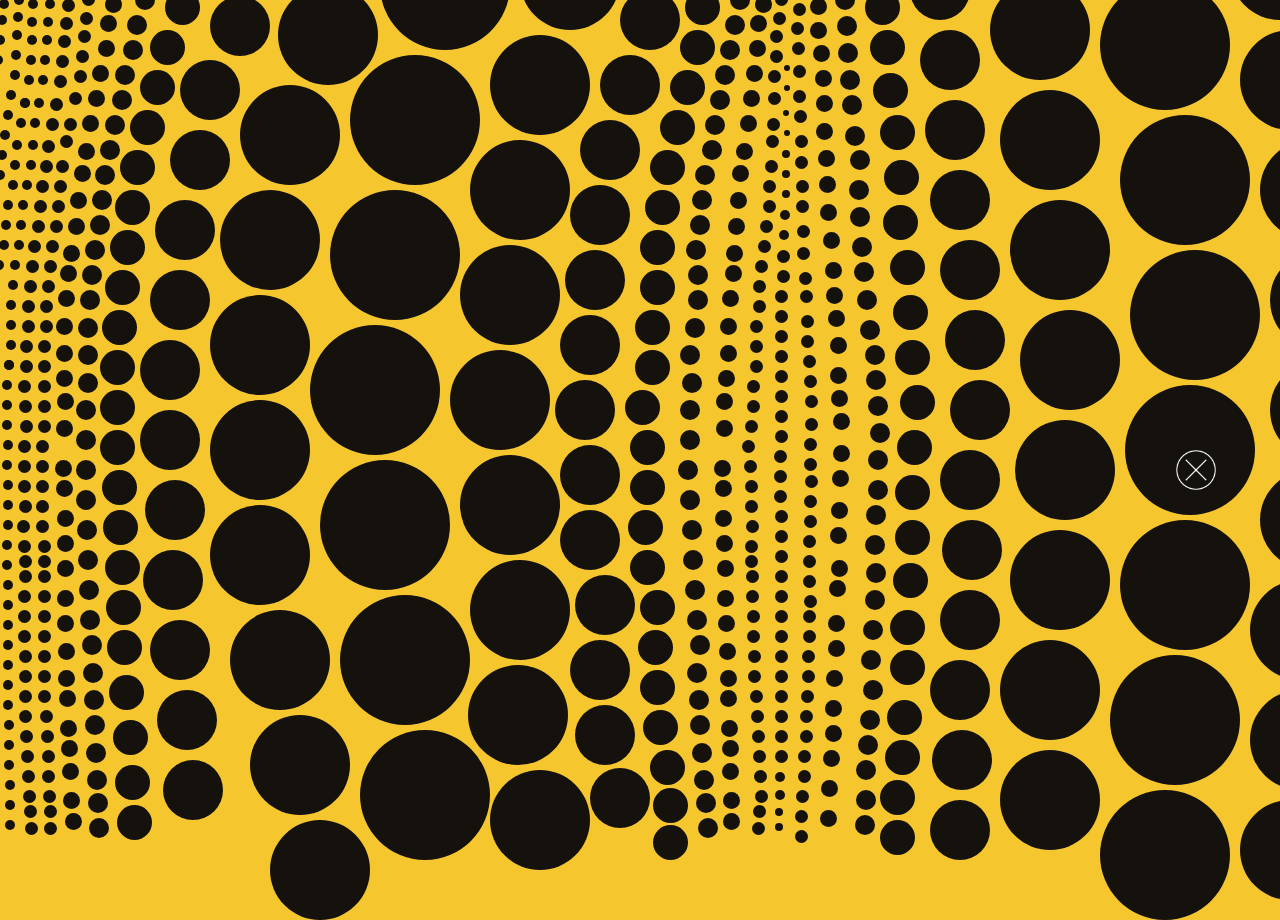
<file: 02.html>
<!DOCTYPE html>
<html>
  <head>
    <title>Interactive Dots</title>
    <link rel= "stylesheet" href="02.css">
  </head>
  <body>
    <div id="splash-screen">
      <img src="02direction.png" alt="Splash Screen Image">
    </div>
    <div class="circle"></div> <!--circle1-->
    <div class="circle"></div> <!--circle2-->
    <div class="circle"></div> <!--circle3-->
    <div class="circle"></div> <!--circle4-->
    <div class="circle"></div> <!--circle5-->
    <div class="circle"></div> <!--circle6-->
    <div class="circle"></div> <!--circle7-->
    <div class="circle"></div> <!--circle8-->
    <div class="circle"></div> <!--circle9-->
    <div class="circle"></div> <!--circle10-->
    <div class="circle"></div> <!--circle11-->
    <div class="circle"></div> <!--circle12-->
    <div class="circle"></div> <!--circle13-->
    <div class="circle"></div> <!--circle14-->
    <div class="circle"></div> <!--circle15-->
    <div class="circle"></div> <!--circle16-->
    <div class="circle"></div> <!--circle17-->
    <div class="circle"></div> <!--circle18-->
    <div class="circle"></div> <!--circle19-->
    <div class="circle"></div> <!--circle20-->  
    <div class="circle"></div> <!--circle21-->       
    <div class="circle"></div> <!--circle22-->       
    <div class="circle"></div> <!--circle23-->
    <div class="circle"></div> <!--circle24-->
    <div class="circle"></div> <!--circle25-->
    <div class="circle"></div> <!--circle26-->
    <div class="circle"></div> <!--circle27-->
    <div class="circle"></div> <!--circle28-->
    <div class="circle"></div> <!--circle29-->
    <div class="circle"></div> <!--circle30-->
    <div class="circle"></div> <!--circle31-->
    <div class="circle"></div> <!--circle32-->
    <div class="circle"></div> <!--circle33-->
    <div class="circle"></div> <!--circle34-->
    <div class="circle"></div> <!--circle35-->
    <div class="circle"></div> <!--circle36-->
    <div class="circle"></div> <!--circle37-->
    <div class="circle"></div> <!--circle38-->
    <div class="circle"></div> <!--circle39-->
    <div class="circle"></div> <!--circle40-->
    <div class="circle"></div> <!--circle41-->
    <div class="circle"></div> <!--circle42-->
    <div class="circle"></div> <!--circle43-->
    <div class="circle"></div> <!--circle44-->
    <div class="circle"></div> <!--circle45-->
    <div class="circle"></div> <!--circle46-->
    <div class="circle"></div> <!--circle47-->
    <div class="circle"></div> <!--circle48-->
    <div class="circle"></div> <!--circle49-->
    <div class="circle"></div> <!--circle50-->
    <div class="circle"></div> <!--circle51-->
    <div class="circle"></div> <!--circle52-->
    <div class="circle"></div> <!--circle53-->
    <div class="circle"></div> <!--circle54-->
    <div class="circle"></div> <!--circle55-->
    <div class="circle"></div> <!--circle56-->
    <div class="circle"></div> <!--circle57-->
    <div class="circle"></div> <!--circle58-->
    <div class="circle"></div> <!--circle59-->
    <div class="circle"></div> <!--circle60-->
    <div class="circle"></div> <!--circle61-->
    <div class="circle"></div> <!--circle62-->
    <div class="circle"></div> <!--circle63-->
    <div class="circle"></div> <!--circle64-->
    <div class="circle"></div> <!--circle65-->
    <div class="circle"></div> <!--circle66-->
    <div class="circle"></div> <!--circle67-->
    <div class="circle"></div> <!--circle68-->
    <div class="circle"></div> <!--circle69-->
    <div class="circle"></div> <!--circle70-->
    <div class="circle"></div> <!--circle71-->
    <div class="circle"></div> <!--circle72-->
    <div class="circle"></div> <!--circle73-->
    <div class="circle"></div> <!--circle74-->
    <div class="circle"></div> <!--circle75-->
    <div class="circle"></div> <!--circle76-->
    <div class="circle"></div> <!--circle77-->
    <div class="circle"></div> <!--circle78-->
    <div class="circle"></div> <!--circle79-->
    <div class="circle"></div> <!--circle80-->
    <div class="circle"></div> <!--circle81-->
    <div class="circle"></div> <!--circle82-->
    <div class="circle"></div> <!--circle83-->
    <div class="circle"></div> <!--circle84-->
    <div class="circle"></div> <!--circle85-->
    <div class="circle"></div> <!--circle86-->
    <div class="circle"></div> <!--circle87-->
    <div class="circle"></div> <!--circle88-->
    <div class="circle"></div> <!--circle89-->
    <div class="circle"></div> <!--circle90-->
    <div class="circle"></div> <!--circle91-->
    <div class="circle"></div> <!--circle92-->
    <div class="circle"></div> <!--circle93-->
    <div class="circle"></div> <!--circle94-->
    <div class="circle"></div> <!--circle95-->
    <div class="circle"></div> <!--circle96-->
    <div class="circle"></div> <!--circle97-->
    <div class="circle"></div> <!--circle98-->
    <div class="circle"></div> <!--circle99-->
    <div class="circle"></div> <!--circle100-->
    <div class="circle"></div> <!--circle101-->
    <div class="circle"></div> <!--circle102-->
    <div class="circle"></div> <!--circle103-->
    <div class="circle"></div> <!--circle104-->
    <div class="circle"></div> <!--circle105-->
    <div class="circle"></div> <!--circle106-->
    <div class="circle"></div> <!--circle107-->
    <div class="circle"></div> <!--circle108-->
    <div class="circle"></div> <!--circle109-->
    <div class="circle"></div> <!--circle110-->
    <div class="circle"></div> <!--circle111-->
    <div class="circle"></div> <!--circle112-->
    <div class="circle"></div> <!--circle113-->
    <div class="circle"></div> <!--circle114-->
    <div class="circle"></div> <!--circle115-->
    <div class="circle"></div> <!--circle116-->
    <div class="circle"></div> <!--circle117-->
    <div class="circle"></div> <!--circle118-->
    <div class="circle"></div> <!--circle119-->
    <div class="circle"></div> <!--circle120-->
    <div class="circle"></div> <!--circle121-->
    <div class="circle"></div> <!--circle122-->
    <div class="circle"></div> <!--circle123-->
    <div class="circle"></div> <!--circle124-->
    <div class="circle"></div> <!--circle125-->
    <div class="circle"></div> <!--circle126-->
    <div class="circle"></div> <!--circle127-->
    <div class="circle"></div> <!--circle128-->
    <div class="circle"></div> <!--circle129-->
    <div class="circle"></div> <!--circle130-->
    <div class="circle"></div> <!--circle131-->
    <div class="circle"></div> <!--circle132-->
    <div class="circle"></div> <!--circle133-->
    <div class="circle"></div> <!--circle134-->
    <div class="circle"></div> <!--circle135-->
    <div class="circle"></div> <!--circle136-->
    <div class="circle"></div> <!--circle137-->
    <div class="circle"></div> <!--circle138-->
    <div class="circle"></div> <!--circle139-->
    <div class="circle"></div> <!--circle140-->
    <div class="circle"></div> <!--circle141-->
    <div class="circle"></div> <!--circle142-->
    <div class="circle"></div> <!--circle143-->
    <div class="circle"></div> <!--circle144-->
    <div class="circle"></div> <!--circle145-->
    <div class="circle"></div> <!--circle146-->
    <div class="circle"></div> <!--circle147-->
    <div class="circle"></div> <!--circle148-->
    <div class="circle"></div> <!--circle149-->
    <div class="circle"></div> <!--circle150-->
    <div class="circle"></div> <!--circle151-->
    <div class="circle"></div> <!--circle152-->
    <div class="circle"></div> <!--circle153-->
    <div class="circle"></div> <!--circle154-->
    <div class="circle"></div> <!--circle155-->
    <div class="circle"></div> <!--circle156-->
    <div class="circle"></div> <!--circle157-->
    <div class="circle"></div> <!--circle158-->
    <div class="circle"></div> <!--circle159-->
    <div class="circle"></div> <!--circle160-->
    <div class="circle"></div> <!--circle161-->
    <div class="circle"></div> <!--circle162-->
    <div class="circle"></div> <!--circle163-->
    <div class="circle"></div> <!--circle164-->
    <div class="circle"></div> <!--circle165-->
    <div class="circle"></div> <!--circle166-->
    <div class="circle"></div> <!--circle167-->
    <div class="circle"></div> <!--circle168-->
    <div class="circle"></div> <!--circle169-->
    <div class="circle"></div> <!--circle170-->
    <div class="circle"></div> <!--circle171-->
    <div class="circle"></div> <!--circle172-->
    <div class="circle"></div> <!--circle173-->
    <div class="circle"></div> <!--circle174-->
    <div class="circle"></div> <!--circle175-->
    <div class="circle"></div> <!--circle176-->
    <div class="circle"></div> <!--circle177-->
    <div class="circle"></div> <!--circle178-->
    <div class="circle"></div> <!--circle179-->
    <div class="circle"></div> <!--circle180-->
    <div class="circle"></div> <!--circle181-->
    <div class="circle"></div> <!--circle182-->
    <div class="circle"></div> <!--circle183-->
    <div class="circle"></div> <!--circle184-->
    <div class="circle"></div> <!--circle185-->
    <div class="circle"></div> <!--circle186-->
    <div class="circle"></div> <!--circle187-->
    <div class="circle"></div> <!--circle188-->
    <div class="circle"></div> <!--circle189-->
    <div class="circle"></div> <!--circle190-->
    <div class="circle"></div> <!--circle191-->
    <div class="circle"></div> <!--circle192-->
    <div class="circle"></div> <!--circle193-->
    <div class="circle"></div> <!--circle194-->
    <div class="circle"></div> <!--circle195-->
    <div class="circle"></div> <!--circle196-->
    <div class="circle"></div> <!--circle197-->
    <div class="circle"></div> <!--circle198-->
    <div class="circle"></div> <!--circle199-->
    <div class="circle"></div> <!--circle200-->
    <div class="circle"></div> <!--circle201-->
    <div class="circle"></div> <!--circle202-->
    <div class="circle"></div> <!--circle203-->
    <div class="circle"></div> <!--circle204-->
    <div class="circle"></div> <!--circle205-->
    <div class="circle"></div> <!--circle206-->
    <div class="circle"></div> <!--circle207-->
    <div class="circle"></div> <!--circle208-->
    <div class="circle"></div> <!--circle209-->
    <div class="circle"></div> <!--circle210-->
    <div class="circle"></div> <!--circle211-->
    <div class="circle"></div> <!--circle212-->
    <div class="circle"></div> <!--circle213-->
    <div class="circle"></div> <!--circle214-->
    <div class="circle"></div> <!--circle215-->
    <div class="circle"></div> <!--circle216-->
    <div class="circle"></div> <!--circle217-->
    <div class="circle"></div> <!--circle218-->
    <div class="circle"></div> <!--circle219-->
    <div class="circle"></div> <!--circle220-->
    <div class="circle"></div> <!--circle221-->
    <div class="circle"></div> <!--circle222-->
    <div class="circle"></div> <!--circle223-->
    <div class="circle"></div> <!--circle224-->
    <div class="circle"></div> <!--circle225-->
    <div class="circle"></div> <!--circle226-->
    <div class="circle"></div> <!--circle227-->
    <div class="circle"></div> <!--circle228-->
    <div class="circle"></div> <!--circle229-->
    <div class="circle"></div> <!--circle230-->
    <div class="circle"></div> <!--circle231-->
    <div class="circle"></div> <!--circle232-->
    <div class="circle"></div> <!--circle233-->
    <div class="circle"></div> <!--circle234-->
    <div class="circle"></div> <!--circle235-->
    <div class="circle"></div> <!--circle236-->
    <div class="circle"></div> <!--circle237-->
    <div class="circle"></div> <!--circle238-->
    <div class="circle"></div> <!--circle239-->
    <div class="circle"></div> <!--circle240-->
    <div class="circle"></div> <!--circle241-->
    <div class="circle"></div> <!--circle242-->
    <div class="circle"></div> <!--circle243-->
    <div class="circle"></div> <!--circle244-->
    <div class="circle"></div> <!--circle245-->
    <div class="circle"></div> <!--circle246-->
    <div class="circle"></div> <!--circle247-->
    <div class="circle"></div> <!--circle248-->
    <div class="circle"></div> <!--circle249-->
    <div class="circle"></div> <!--circle250-->
    <div class="circle"></div> <!--circle251-->
    <div class="circle"></div> <!--circle252-->
    <div class="circle"></div> <!--circle253-->
    <div class="circle"></div> <!--circle254-->
    <div class="circle"></div> <!--circle255-->
    <div class="circle"></div> <!--circle256-->
    <div class="circle"></div> <!--circle257-->
    <div class="circle"></div> <!--circle258-->
    <div class="circle"></div> <!--circle259-->
    <div class="circle"></div> <!--circle260-->
    <div class="circle"></div> <!--circle261-->
    <div class="circle"></div> <!--circle262-->
    <div class="circle"></div> <!--circle263-->
    <div class="circle"></div> <!--circle264-->
    <div class="circle"></div> <!--circle265-->
    <div class="circle"></div> <!--circle266-->
    <div class="circle"></div> <!--circle267-->
    <div class="circle"></div> <!--circle268-->
    <div class="circle"></div> <!--circle269-->
    <div class="circle"></div> <!--circle270-->
    <div class="circle"></div> <!--circle271-->
    <div class="circle"></div> <!--circle272-->
    <div class="circle"></div> <!--circle273-->
    <div class="circle"></div> <!--circle274-->
    <div class="circle"></div> <!--circle275-->
    <div class="circle"></div> <!--circle276-->
    <div class="circle"></div> <!--circle277-->
    <div class="circle"></div> <!--circle278-->
    <div class="circle"></div> <!--circle279-->
    <div class="circle"></div> <!--circle280-->
    <div class="circle"></div> <!--circle281-->
    <div class="circle"></div> <!--circle282-->
    <div class="circle"></div> <!--circle283-->
    <div class="circle"></div> <!--circle284-->
    <div class="circle"></div> <!--circle285-->
    <div class="circle"></div> <!--circle286-->
    <div class="circle"></div> <!--circle287-->
    <div class="circle"></div> <!--circle288-->
    <div class="circle"></div> <!--circle289-->
    <div class="circle"></div> <!--circle290-->
    <div class="circle"></div> <!--circle291-->
    <div class="circle"></div> <!--circle292-->
    <div class="circle"></div> <!--circle293-->
    <div class="circle"></div> <!--circle294-->
    <div class="circle"></div> <!--circle295-->
    <div class="circle"></div> <!--circle296-->
    <div class="circle"></div> <!--circle297-->
    <div class="circle"></div> <!--circle298-->
    <div class="circle"></div> <!--circle299-->
    <div class="circle"></div> <!--circle300-->
    <div class="circle"></div> <!--circle301-->
    <div class="circle"></div> <!--circle302-->
    <div class="circle"></div> <!--circle303-->
    <div class="circle"></div> <!--circle304-->
    <div class="circle"></div> <!--circle305-->
    <div class="circle"></div> <!--circle306-->
    <div class="circle"></div> <!--circle307-->
    <div class="circle"></div> <!--circle308-->
    <div class="circle"></div> <!--circle309-->
    <div class="circle"></div> <!--circle310-->
    <div class="circle"></div> <!--circle311-->
    <div class="circle"></div> <!--circle312-->
    <div class="circle"></div> <!--circle313-->
    <div class="circle"></div> <!--circle314-->
    <div class="circle"></div> <!--circle315-->
    <div class="circle"></div> <!--circle316-->
    <div class="circle"></div> <!--circle317-->
    <div class="circle"></div> <!--circle318-->
    <div class="circle"></div> <!--circle319-->
    <div class="circle"></div> <!--circle320-->
    <div class="circle"></div> <!--circle321-->
    <div class="circle"></div> <!--circle322-->
    <div class="circle"></div> <!--circle323-->
    <div class="circle"></div> <!--circle324-->
    <div class="circle"></div> <!--circle325-->
    <div class="circle"></div> <!--circle326-->
    <div class="circle"></div> <!--circle327-->
    <div class="circle"></div> <!--circle328-->
    <div class="circle"></div> <!--circle329-->
    <div class="circle"></div> <!--circle330-->
    <div class="circle"></div> <!--circle331-->
    <div class="circle"></div> <!--circle332-->
    <div class="circle"></div> <!--circle333-->
    <div class="circle"></div> <!--circle334-->
    <div class="circle"></div> <!--circle335-->
    <div class="circle"></div> <!--circle336-->
    <div class="circle"></div> <!--circle337-->
    <div class="circle"></div> <!--circle338-->
    <div class="circle"></div> <!--circle339-->
    <div class="circle"></div> <!--circle340-->
    <div class="circle"></div> <!--circle341-->
    <div class="circle"></div> <!--circle342-->
    <div class="circle"></div> <!--circle343-->
    <div class="circle"></div> <!--circle344-->
    <div class="circle"></div> <!--circle345-->
    <div class="circle"></div> <!--circle346-->
    <div class="circle"></div> <!--circle347-->
    <div class="circle"></div> <!--circle348-->
    <div class="circle"></div> <!--circle349-->
    <div class="circle"></div> <!--circle350-->
    <div class="circle"></div> <!--circle351-->
    <div class="circle"></div> <!--circle352-->
    <div class="circle"></div> <!--circle353-->
    <div class="circle"></div> <!--circle354-->
    <div class="circle"></div> <!--circle355-->
    <div class="circle"></div> <!--circle356-->
    <div class="circle"></div> <!--circle357-->
    <div class="circle"></div> <!--circle358-->
    <div class="circle"></div> <!--circle359-->
    <div class="circle"></div> <!--circle360-->
    <div class="circle"></div> <!--circle361-->
    <div class="circle"></div> <!--circle362-->
    <div class="circle"></div> <!--circle363-->
    <div class="circle"></div> <!--circle364-->
    <div class="circle"></div> <!--circle365-->
    <div class="circle"></div> <!--circle366-->
    <div class="circle"></div> <!--circle367-->
    <div class="circle"></div> <!--circle368-->
    <div class="circle"></div> <!--circle369-->
    <div class="circle"></div> <!--circle370-->
    <div class="circle"></div> <!--circle371-->
    <div class="circle"></div> <!--circle372-->
    <div class="circle"></div> <!--circle373-->
    <div class="circle"></div> <!--circle374-->
    <div class="circle"></div> <!--circle375-->
    <div class="circle"></div> <!--circle376-->
    <div class="circle"></div> <!--circle377-->
    <div class="circle"></div> <!--circle378-->
    <div class="circle"></div> <!--circle379-->
    <div class="circle"></div> <!--circle380-->
    <div class="circle"></div> <!--circle381-->
    <div class="circle"></div> <!--circle382-->
    <div class="circle"></div> <!--circle383-->
    <div class="circle"></div> <!--circle384-->
    <div class="circle"></div> <!--circle385-->
    <div class="circle"></div> <!--circle386-->
    <div class="circle"></div> <!--circle387-->
    <div class="circle"></div> <!--circle388-->
    <div class="circle"></div> <!--circle389-->
    <div class="circle"></div> <!--circle390-->
    <div class="circle"></div> <!--circle391-->
    <div class="circle"></div> <!--circle392-->
    <div class="circle"></div> <!--circle393-->
    <div class="circle"></div> <!--circle394-->
    <div class="circle"></div> <!--circle395-->
    <div class="circle"></div> <!--circle396-->
    <div class="circle"></div> <!--circle397-->
    <div class="circle"></div> <!--circle398-->
    <div class="circle"></div> <!--circle399-->
    <div class="circle"></div> <!--circle400-->
    <div class="circle"></div> <!--circle401-->
    <div class="circle"></div> <!--circle402-->
    <div class="circle"></div> <!--circle403-->
    <div class="circle"></div> <!--circle404-->
    <div class="circle"></div> <!--circle405-->
    <div class="circle"></div> <!--circle406-->
    <div class="circle"></div> <!--circle407-->
    <div class="circle"></div> <!--circle408-->
    <div class="circle"></div> <!--circle409-->
    <div class="circle"></div> <!--circle410-->
    <div class="circle"></div> <!--circle411-->
    <div class="circle"></div> <!--circle412-->
    <div class="circle"></div> <!--circle413-->
    <div class="circle"></div> <!--circle414-->
    <div class="circle"></div> <!--circle415-->
    <div class="circle"></div> <!--circle416-->
    <div class="circle"></div> <!--circle417-->
    <div class="circle"></div> <!--circle418-->
    <div class="circle"></div> <!--circle419-->
    <div class="circle"></div> <!--circle420-->
    <div class="circle"></div> <!--circle421-->
    <div class="circle"></div> <!--circle422-->
    <div class="circle"></div> <!--circle423-->
    <div class="circle"></div> <!--circle424-->
    <div class="circle"></div> <!--circle425-->
    <div class="circle"></div> <!--circle426-->
    <div class="circle"></div> <!--circle427-->
    <div class="circle"></div> <!--circle428-->
    <div class="circle"></div> <!--circle429-->
    <div class="circle"></div> <!--circle430-->
    <div class="circle"></div> <!--circle431-->
    <div class="circle"></div> <!--circle432-->
    <div class="circle"></div> <!--circle433-->
    <div class="circle"></div> <!--circle434-->
    <div class="circle"></div> <!--circle435-->
    <div class="circle"></div> <!--circle436-->
    <div class="circle"></div> <!--circle437-->
    <div class="circle"></div> <!--circle438-->
    <div class="circle"></div> <!--circle439-->
    <div class="circle"></div> <!--circle440-->
    <div class="circle"></div> <!--circle441-->
    <div class="circle"></div> <!--circle442-->
    <div class="circle"></div> <!--circle443-->
    <div class="circle"></div> <!--circle444-->
    <div class="circle"></div> <!--circle445-->
    <div class="circle"></div> <!--circle446-->
    <div class="circle"></div> <!--circle447-->
    <div class="circle"></div> <!--circle448-->
    <div class="circle"></div> <!--circle449-->
    <div class="circle"></div> <!--circle450-->
    <div class="circle"></div> <!--circle451-->
    <div class="circle"></div> <!--circle452-->
    <div class="circle"></div> <!--circle453-->
    <div class="circle"></div> <!--circle454-->
    <div class="circle"></div> <!--circle455-->
    <div class="circle"></div> <!--circle456-->
    <div class="circle"></div> <!--circle457-->
    <div class="circle"></div> <!--circle458-->
    <div class="circle"></div> <!--circle459-->
    <div class="circle"></div> <!--circle460-->
    <div class="circle"></div> <!--circle461-->
    <div class="circle"></div> <!--circle462-->
    <div class="circle"></div> <!--circle463-->
    <div class="circle"></div> <!--circle464-->
    <div class="circle"></div> <!--circle465-->
    <div class="circle"></div> <!--circle466-->
    <div class="circle"></div> <!--circle467-->
    <div class="circle"></div> <!--circle468-->
    <div class="circle"></div> <!--circle469-->
    <div class="circle"></div> <!--circle470-->
    <div class="circle"></div> <!--circle471-->
    <div class="circle"></div> <!--circle472-->
    <div class="circle"></div> <!--circle473-->
    <div class="circle"></div> <!--circle474-->
    <div class="circle"></div> <!--circle475-->
    <div class="circle"></div> <!--circle476-->
    <div class="circle"></div> <!--circle477-->
    <div class="circle"></div> <!--circle478-->
    <div class="circle"></div> <!--circle479-->
    <div class="circle"></div> <!--circle480-->
    <div class="circle"></div> <!--circle481-->
    <div class="circle"></div> <!--circle482-->
    <div class="circle"></div> <!--circle483-->
    <div class="circle"></div> <!--circle484-->
    <div class="circle"></div> <!--circle485-->
    <div class="circle"></div> <!--circle486-->
    <div class="circle"></div> <!--circle487-->
    <div class="circle"></div> <!--circle488-->
    <div class="circle"></div> <!--circle489-->
    <div class="circle"></div> <!--circle490-->
    <div class="circle"></div> <!--circle491-->
    <div class="circle"></div> <!--circle492-->
    <div class="circle"></div> <!--circle493-->
    <div class="circle"></div> <!--circle494-->
    <div class="circle"></div> <!--circle495-->
    <div class="circle"></div> <!--circle496-->
    <div class="circle"></div> <!--circle497-->
    <div class="circle"></div> <!--circle498-->
    <div class="circle"></div> <!--circle499-->
    <div class="circle"></div> <!--circle500-->
    <div class="circle"></div> <!--circle501-->
    <div class="circle"></div> <!--circle502-->
    <div class="circle"></div> <!--circle503-->
    <div class="circle"></div> <!--circle504-->
    <div class="circle"></div> <!--circle505-->
    <div class="circle"></div> <!--circle506-->
    <div class="circle"></div> <!--circle507-->
    <div class="circle"></div> <!--circle508-->
    <div class="circle"></div> <!--circle509-->
    <div class="circle"></div> <!--circle510-->
    <div class="circle"></div> <!--circle511-->
    <div class="circle"></div> <!--circle512-->
    <div class="circle"></div> <!--circle513-->
    <div class="circle"></div> <!--circle514-->
    <div class="circle"></div> <!--circle515-->
    <div class="circle"></div> <!--circle516-->
    <div class="circle"></div> <!--circle517-->
    <div class="circle"></div> <!--circle518-->
    <div class="circle"></div> <!--circle519-->
    <div class="circle"></div> <!--circle520-->
    <div class="circle"></div> <!--circle521-->
    <div class="circle"></div> <!--circle522-->
    <div class="circle"></div> <!--circle523-->
    <div class="circle"></div> <!--circle524-->
    <div class="circle"></div> <!--circle525-->
    <div class="circle"></div> <!--circle526-->
    <div class="circle"></div> <!--circle527-->
    <div class="circle"></div> <!--circle528-->
    <div class="circle"></div> <!--circle529-->
    <div class="circle"></div> <!--circle530-->
    <div class="circle"></div> <!--circle531-->
    <div class="circle"></div> <!--circle532-->
    <div class="circle"></div> <!--circle533-->
    <div class="circle"></div> <!--circle534-->
    <div class="circle"></div> <!--circle535-->
    <div class="circle"></div> <!--circle536-->
    <div class="circle"></div> <!--circle537-->
    <div class="circle"></div> <!--circle538-->
    <div class="circle"></div> <!--circle539-->
    <div class="circle"></div> <!--circle540-->
    <div class="circle"></div> <!--circle541-->
    <div class="circle"></div> <!--circle542-->
    <div class="circle"></div> <!--circle543-->
    <div class="circle"></div> <!--circle544-->
    <div class="circle"></div> <!--circle545-->
    <div class="circle"></div> <!--circle546-->
    <div class="circle"></div> <!--circle547-->
    <div class="circle"></div> <!--circle548-->
    <div class="circle"></div> <!--circle549-->
    <div class="circle"></div> <!--circle550-->
    <div class="circle"></div> <!--circle551-->
    <div class="circle"></div> <!--circle552-->
    <div class="circle"></div> <!--circle553-->
    <div class="circle"></div> <!--circle554-->
    <div class="circle"></div> <!--circle555-->
    <div class="circle"></div> <!--circle556-->
    <div class="circle"></div> <!--circle557-->
    <div class="circle"></div> <!--circle558-->
    <div class="circle"></div> <!--circle559-->
    <div class="circle"></div> <!--circle560-->
    <div class="circle"></div> <!--circle561-->
    <div class="circle"></div> <!--circle562-->
    <div class="circle"></div> <!--circle563-->
    <div class="circle"></div> <!--circle564-->
    <div class="circle"></div> <!--circle565-->
    <div class="circle"></div> <!--circle566-->
    <div class="circle"></div> <!--circle567-->
    <div class="circle"></div> <!--circle568-->
    <div class="circle"></div> <!--circle569-->
    <div class="circle"></div> <!--circle570-->
    <div class="circle"></div> <!--circle571-->
    <div class="circle"></div> <!--circle572-->
    <div class="circle"></div> <!--circle573-->
    <div class="circle"></div> <!--circle574-->
    <div class="circle"></div> <!--circle575-->
    <div class="circle"></div> <!--circle576-->
    <div class="circle"></div> <!--circle577-->
    <div class="circle"></div> <!--circle578-->
    <div class="circle"></div> <!--circle579-->
    <div class="circle"></div> <!--circle580-->
    <div class="circle"></div> <!--circle581-->
    <div class="circle"></div> <!--circle582-->
    <div class="circle"></div> <!--circle583-->
    <div class="circle"></div> <!--circle584-->
    <div class="circle"></div> <!--circle585-->
    <div class="circle"></div> <!--circle586-->
    <div class="circle"></div> <!--circle587-->
    <div class="circle"></div> <!--circle588-->
    <div class="circle"></div> <!--circle589-->
    <div class="circle"></div> <!--circle590-->
    <div class="circle"></div> <!--circle591-->
    <div class="circle"></div> <!--circle592-->
    <div class="circle"></div> <!--circle593-->
    <div class="circle"></div> <!--circle594-->
    <div class="circle"></div> <!--circle595-->
    <div class="circle"></div> <!--circle596-->
    <div class="circle"></div> <!--circle597-->
    <div class="circle"></div> <!--circle598-->
    <div class="circle"></div> <!--circle599-->
    <div class="circle"></div> <!--circle600-->
    <div class="circle"></div> <!--circle601-->
    <div class="circle"></div> <!--circle602-->
    <div class="circle"></div> <!--circle603-->
    <div class="circle"></div> <!--circle604-->
    <div class="circle"></div> <!--circle605-->
    <div class="circle"></div> <!--circle606-->
    <div class="circle"></div> <!--circle607-->
    <div class="circle"></div> <!--circle608-->
    <div class="circle"></div> <!--circle609-->
    <div class="circle"></div> <!--circle610-->
    <div class="circle"></div> <!--circle611-->
    <div class="circle"></div> <!--circle612-->
    <div class="circle"></div> <!--circle613-->
    <div class="circle"></div> <!--circle614-->
    <div class="circle"></div> <!--circle615-->
    <div class="circle"></div> <!--circle616-->
    <div class="circle"></div> <!--circle617-->
    <div class="circle"></div> <!--circle618-->
    <div class="circle"></div> <!--circle619-->
    <div class="circle"></div> <!--circle620-->
    <div class="circle"></div> <!--circle621-->
    <div class="circle"></div> <!--circle622-->
    <div class="circle"></div> <!--circle623-->
    <div class="circle"></div> <!--circle624-->
    <div class="circle"></div> <!--circle625-->
    <div class="circle"></div> <!--circle626-->
    <div class="circle"></div> <!--circle627-->
    <div class="circle"></div> <!--circle628-->
    <div class="circle"></div> <!--circle629-->
    <div class="circle"></div> <!--circle630-->
    <div class="circle"></div> <!--circle631-->
    <div class="circle"></div> <!--circle632-->
    <div class="circle"></div> <!--circle633-->
    <div class="circle"></div> <!--circle634-->
    <div class="circle"></div> <!--circle635-->
    <div class="circle"></div> <!--circle636-->
    <div class="circle"></div> <!--circle637-->
    <div class="circle"></div> <!--circle638-->
    <div class="circle"></div> <!--circle639-->
    <div class="circle"></div> <!--circle640-->
    <div class="circle"></div> <!--circle641-->
    <div class="circle"></div> <!--circle642-->
    <div class="circle"></div> <!--circle643-->
    <div class="circle"></div> <!--circle644-->
    <div class="circle"></div> <!--circle645-->
    <div class="circle"></div> <!--circle646-->
    <div class="circle"></div> <!--circle647-->
    <div class="circle"></div> <!--circle648-->
    <div class="circle"></div> <!--circle649-->
    <div class="circle"></div> <!--circle650-->
    <div class="circle"></div> <!--circle651-->
    <div class="circle"></div> <!--circle652-->
    <div class="circle"></div> <!--circle653-->
    <div class="circle"></div> <!--circle654-->
    <div class="circle"></div> <!--circle655-->
    <div class="circle"></div> <!--circle656-->
    <div class="circle"></div> <!--circle657-->
    <div class="circle"></div> <!--circle658-->
    <div class="circle"></div> <!--circle659-->
    <div class="circle"></div> <!--circle660-->
    <div class="circle"></div> <!--circle661-->
    <div class="circle"></div> <!--circle662-->
    <div class="circle"></div> <!--circle663-->
    <div class="circle"></div> <!--circle664-->
    <div class="circle"></div> <!--circle665-->
    <div class="circle"></div> <!--circle666-->
    <div class="circle"></div> <!--circle667-->
    <div class="circle"></div> <!--circle668-->
    <div class="circle"></div> <!--circle669-->
       
    <a href="index.html"><img class="home" src="homeWhite.png"></a>
    <script src="02.js"></script>
  </body>
</html>
</file>
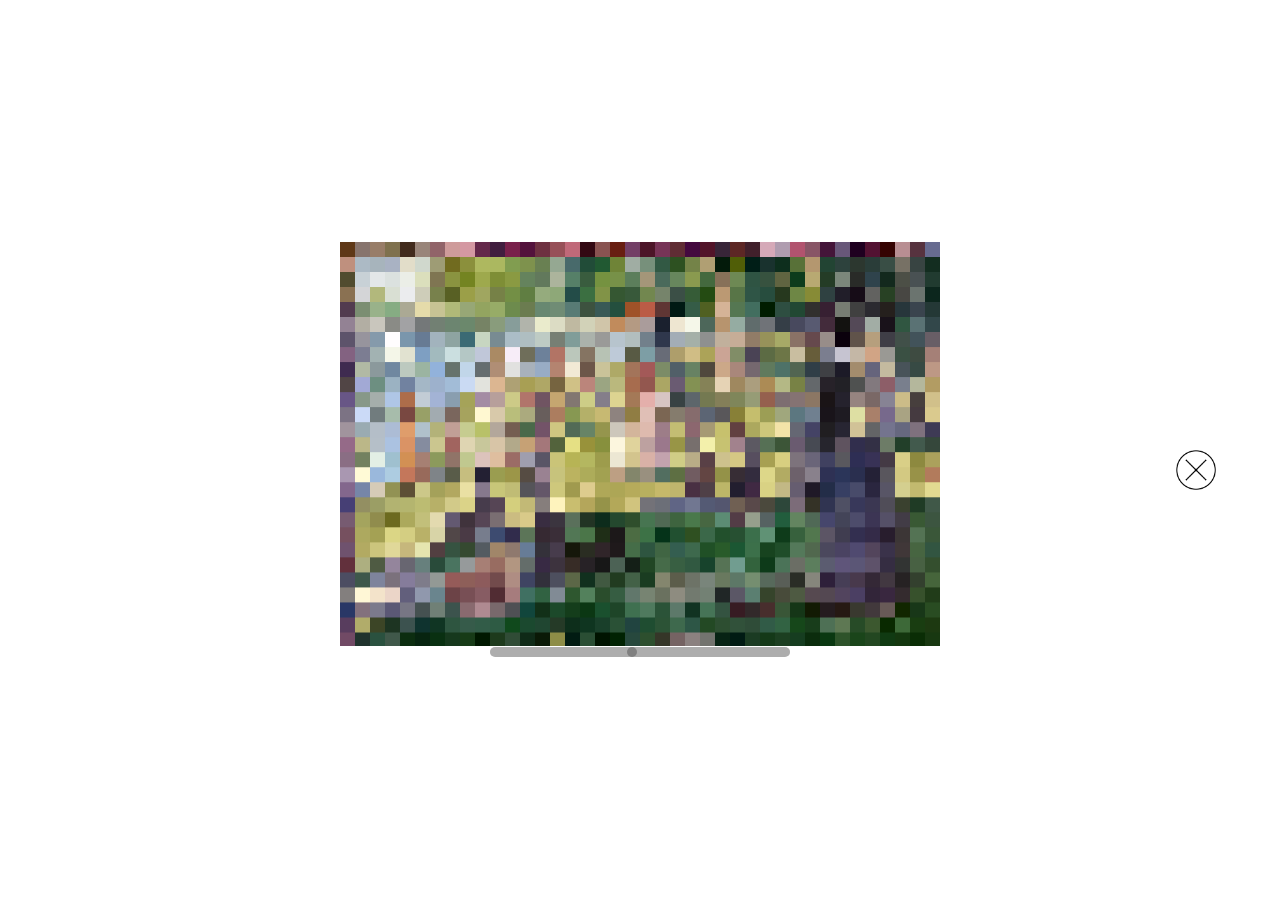
<file: 03.html>
<!DOCTYPE html>
<html>
   <head>
       <link rel="stylesheet" href="03.css">
       <title>Pixelated Sunday</title>
   </head>
   <body>
        <div id="splash-screen">
            <img src="03direction.png" alt="Splash Screen Image">
        </div>
        <div class="wrapper">
            <img id="image1" src="Sunday.jpg">
            <input id="pixelSize" type="range" min="5" max="100" value="50">
            <span id="pixelSizeValue"></span>
        </div>
        <a href="index.html"><img class="home" src="homeBlack.png"></a>
       <script src="03.js"></script>
   </body>
</html>
</file>
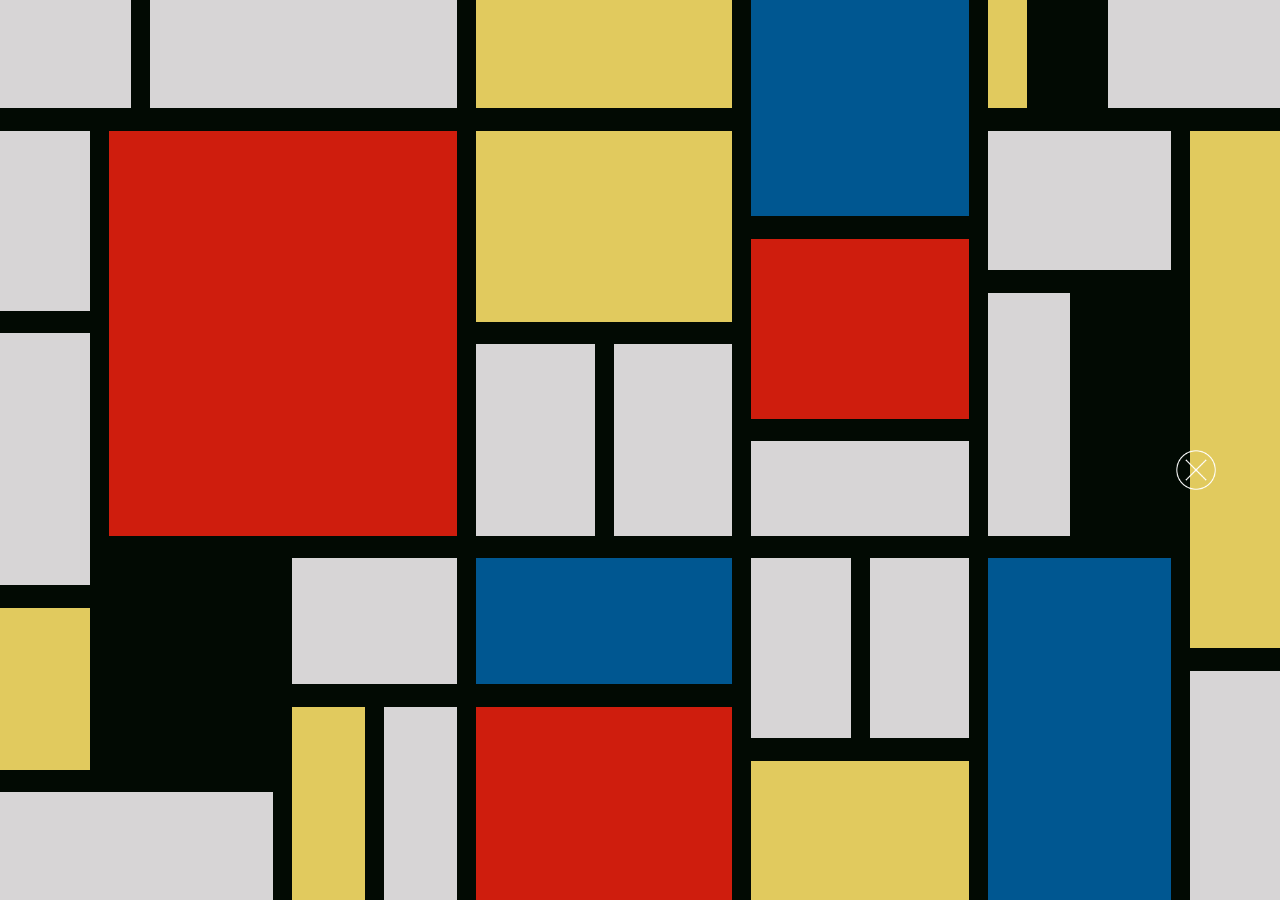
<file: 06.html>
<!DOCTYPE html>
<head>
  <title>Interactive Palette</title>
  <link rel= "stylesheet" href="06.css">
</head>
<body>
  <div id="splash-screen">
    <img src="06direction.png" alt="Splash Screen Image">
  </div>
  <img src="white.png" style="position: absolute; left:0%; top:0%; width: 10.2%; height: 12%;" class="shape1">
  <img src="black.png" style="position: absolute; top: 0%; left: 10.2%; width: 1.5%; height: 12%;" class="shape2">
  <img src="white.png" style="position: absolute; left:11.7%; top:0%; width: 24%; height: 12%;" class="shape3">
  <img src="black.png" style="position: absolute; left:35.7%; top:0%; width: 1.5%; height: 100%;" class="shape4">
  <img src="yellow.png" style="position: absolute; left:37.2%; top:0%; width: 20%; height: 12%;" class="shape5">
  <img src="black.png" style="position: absolute; left:57.2%; top:0%; width: 1.5%; height: 100%;" class="shape6">
  <img src="blue.png" style="position: absolute; left:58.7%; top:0%; width: 17%; height: 24%;" class="shape7">
  <img src="black.png" style="position: absolute; left:75.7%; top:0%; width: 1.5%; height: 100%;" class="shape8">
  <img src="yellow.png" style="position: absolute; left:77.2%; top:0%; width: 3%; height: 12%;" class="shape9">
  <img src="black.png" style="position: absolute; left:80.2%; top:0%; width: 1.5%; height: 12%;" class="shape10">
  <img src="black.png" style="position: absolute; left:81.7%; top:0%; width: 3.4%; height: 12%;" class="shape11">
  <img src="black.png" style="position: absolute; left:85.1%; top:0%; width: 1.5%; height: 12%;" class="shape12">
  <img src="white.png" style="position: absolute; left:86.6%; top:0%; width: 13.4%; height: 12%;" class="shape13">
  <img src="black.png" style="position: absolute; left:0%; top:12%; width: 57.2%; height: 2.5%;" class="shape14">
  <img src="black.png" style="position: absolute; left:77.2%; top:12%; width: 22.8%; height: 2.5%;" class="shape15">
  <img src="black.png" style="position: absolute; left:58.7%; top:24%; width: 17%; height: 2.5%;" class="shape16">
  <img src="white.png" style="position: absolute; left:0%; top:14.5%; width: 7%; height: 20%;" class="shape17">
  <img src="black.png" style="position: absolute; left:7%; top:14.5%; width: 1.5%; height: 73.5%;" class="shape18">
  <img src="black.png" style="position: absolute; left:0%; top:34.5%; width: 7%; height: 2.5%;" class="shape19">
  <img src="red.png" style="position: absolute; left:8.5%; top:14.5%; width: 27.2%; height: 45%;" class="shape20">
  <img src="black.png" style="position: absolute; left:8.5%; top:59.5%; width: 83%; height: 2.5%;" class="shape21">
  <img src="white.png" style="position: absolute; left:0%; top:37%; width: 7%; height: 28%;" class="shape22">
  <img src="black.png" style="position: absolute; left:0%; top:65%; width: 7%; height: 2.5%;" class="shape23">
  <img src="yellow.png" style="position: absolute; left:0%; top:67.5%; width: 7%; height: 18%;" class="shape24">
  <img src="black.png" style="position: absolute; left:0%; top:85.5%; width: 21.35%; height: 2.5%;" class="shape25">
  <img src="black.png" style="position: absolute; left:21.35%; top:62%; width: 1.5%; height: 38%;" class="shape26">
  <img src="white.png" style="position: absolute; left:0%; top:88%; width: 21.35%; height: 12%;" class="shape27">
  <img src="black.png" style="position: absolute; left:8.5%; top:62%; width: 12.85%; height: 23.5%;" class="shape28">
  <img src="white.png" style="position: absolute; left:22.85%; top:62%; width: 12.85%; height: 14%;" class="shape29">
  <img src="black.png" style="position: absolute; left:91.5%; top:14.5%; width: 1.5%; height: 85.5%;" class="shape30">
  <img src="yellow.png" style="position: absolute; left:37.2%; top:14.5%; width: 20%; height: 21.25%;" class="shape31">
  <img src="black.png" style="position: absolute; left:37.2%; top:35.75%; width: 20%; height: 2.5%;" class="shape32">
  <img src="white.png" style="position: absolute; left:37.2%; top:38.25%; width: 9.25%; height: 21.25%;" class="shape33">
  <img src="black.png" style="position: absolute; left:46.45%; top:38.25%; width: 1.5%; height: 21.25%;" class="shape34">
  <img src="white.png" style="position: absolute; left:47.95%; top:38.25%; width: 9.25%; height: 21.25%;" class="shape35">
  <img src="red.png" style="position: absolute; left:58.7%; top:26.5%; width: 17%; height: 20%;" class="shape36">
  <img src="black.png" style="position: absolute; left:58.7%; top:46.5%; width: 17%; height: 2.5%;" class="shape37">
  <img src="white.png" style="position: absolute; left:58.7%; top:49%; width: 17%; height: 10.5%;" class="shape38">
  <img src="black.png" style="position: absolute; left:22.85%; top:76%; width: 34.35%; height: 2.5%;" class="shape39">
  <img src="yellow.png" style="position: absolute; left:22.85%; top:78.5%; width: 5.675%; height: 21.5%;" class="shape40">
  <img src="blue.png" style="position: absolute; left:37.2%; top:62%; width: 20%; height: 14%;" class="shape41">
  <img src="red.png" style="position: absolute; left:37.2%; top:78.5%; width: 20%; height: 21.5%;" class="shape42">
  <img src="black.png" style="position: absolute; left:28.525%; top:78.5%; width: 1.5%; height: 21.5%;" class="shape43">
  <img src="white.png" style="position: absolute; left:30.025%; top:78.5%; width: 5.675%; height: 21.5%;" class="shape44">
  <img src="black.png" style="position: absolute; left:66.45%; top:62%; width: 1.5%; height: 20%;" class="shape45">
  <img src="white.png" style="position: absolute; left:58.7%; top:62%; width: 7.75%; height: 20%;" class="shape46">
  <img src="white.png" style="position: absolute; left:67.95%; top:62%; width: 7.75%; height: 20%;" class="shape47">
  <img src="black.png" style="position: absolute; left:58.7%; top:82%; width: 17%; height: 2.5%;" class="shape48">
  <img src="yellow.png" style="position: absolute; left:58.7%; top:84.5%; width: 17%; height: 15.5%;" class="shape49">
  <img src="black.png" style="position: absolute; left:77.2%; top:30%; width: 14.3%; height: 2.5%;" class="shape50">
  <img src="black.png" style="position: absolute; left:83.6%; top:32.5%; width: 1.5%; height: 27%;" class="shape51">
  <img src="white.png" style="position: absolute; left:77.2%; top:14.5%; width: 14.3%; height: 15.5%;" class="shape52">
  <img src="white.png" style="position: absolute; left:77.2%; top:32.5%; width: 6.4%; height: 27%;" class="shape53">
  <img src="black.png" style="position: absolute; left:85.1%; top:32.5%; width: 6.4%; height: 27%;" class="shape54">
  <img src="blue.png" style="position: absolute; left:77.2%; top:62%; width: 14.3%; height: 38%;" class="shape55">
  <img src="black.png" style="position: absolute; left:93%; top:72%; width: 7%; height: 2.5%;" class="shape56">
  <img src="yellow.png" style="position: absolute; left:93%; top:14.5%; width: 7%; height: 57.5%;" class="shape57">
  <img src="white.png" style="position: absolute; left:93%; top:74.5%; width: 7%; height: 25.5%;" class="shape58">
  <a href="index.html"><img class="home" src="homeWhite.png"></a>
  <script src="06.js"></script>
</body>
</html>
</file>
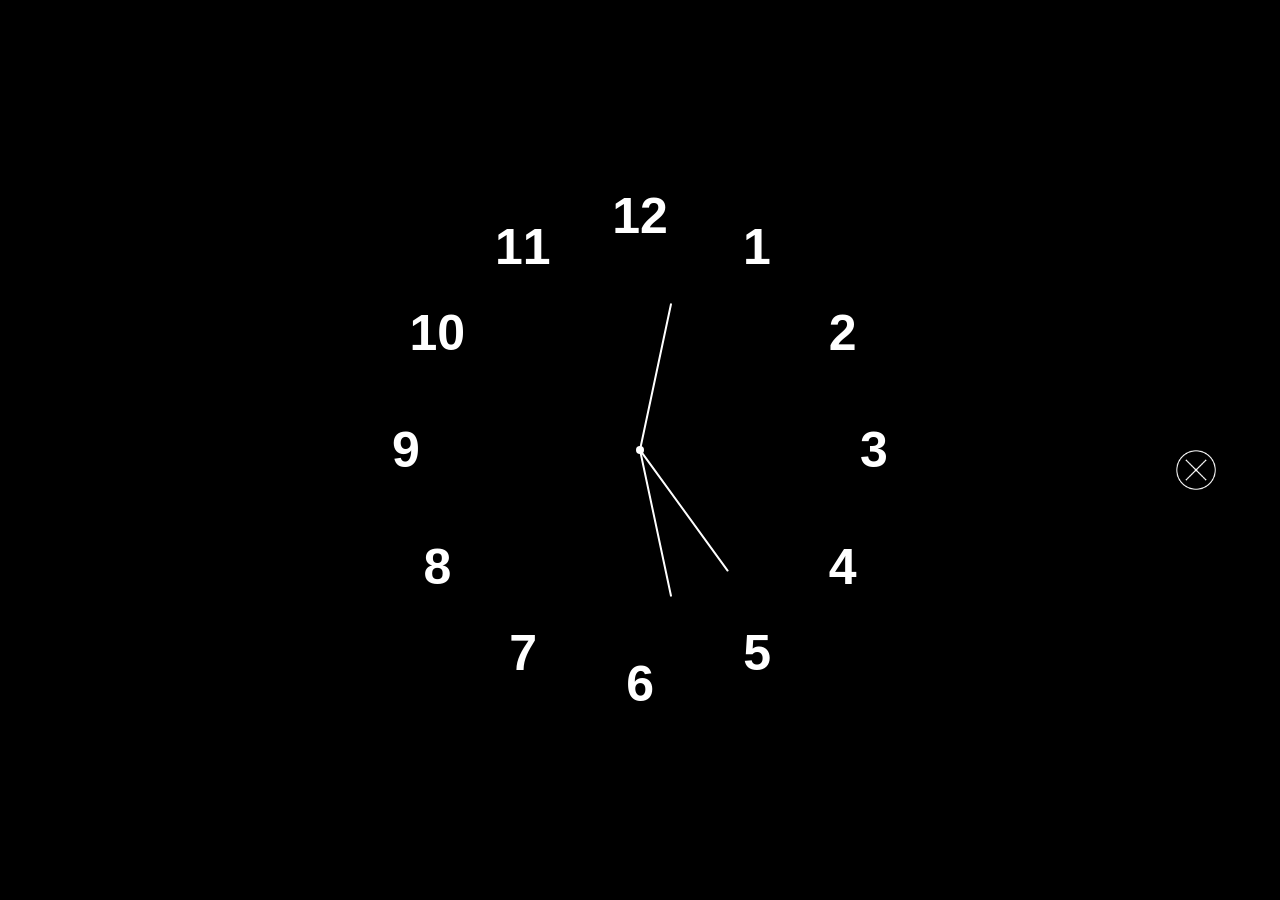
<file: 07.html>
<!DOCTYPE html>
<html>
  <head>
    <title>Melting Time</title>
    <link rel= "stylesheet" href="07.css">
  </head>
  <body>
    <div id="splash-screen">
      <img src="07direction.png" alt="Splash Screen Image">
    </div>
    <div class="container">
      <div class="clock">
        <div style="--c1r:white; --h: 74px" id="hour" class="hand"><i></i></div>
        <div style="--c1r:white; --h: 84px" id="min" class="hand"><i></i></div>
        <div style="--c1r:white; --h: 94px" id="sec" class="hand"><i></i></div>

        <span style="--i:1"><b class="num" onclick="dropNumber(this)">1</b></span>
        <span style="--i:2"><b class="num" onclick="dropNumber(this)">2</b></span>
        <span style="--i:3"><b class="num" onclick="dropNumber(this)">3</b></span>
        <span style="--i:4"><b class="num" onclick="dropNumber(this)">4</b></span>
        <span style="--i:5"><b class="num" onclick="dropNumber(this)">5</b></span>
        <span style="--i:6"><b class="num" onclick="dropNumber(this)">6</b></span>
        <span style="--i:7"><b class="num" onclick="dropNumber(this)">7</b></span>
        <span style="--i:8"><b class="num" onclick="dropNumber(this)">8</b></span>
        <span style="--i:9"><b class="num" onclick="dropNumber(this)">9</b></span>
        <span style="--i:10"><b class="num" onclick="dropNumber(this)">10</b></span>
        <span style="--i:11"><b class="num" onclick="dropNumber(this)">11</b></span>
        <span style="--i:12"><b class="num" onclick="dropNumber(this)">12</b></span>
      </div>
    </div>
    <a href="index.html"><img class="home" src="homeWhite.png"></a>
    <script src="07.js"></script>
  </body>
</html>
</file>
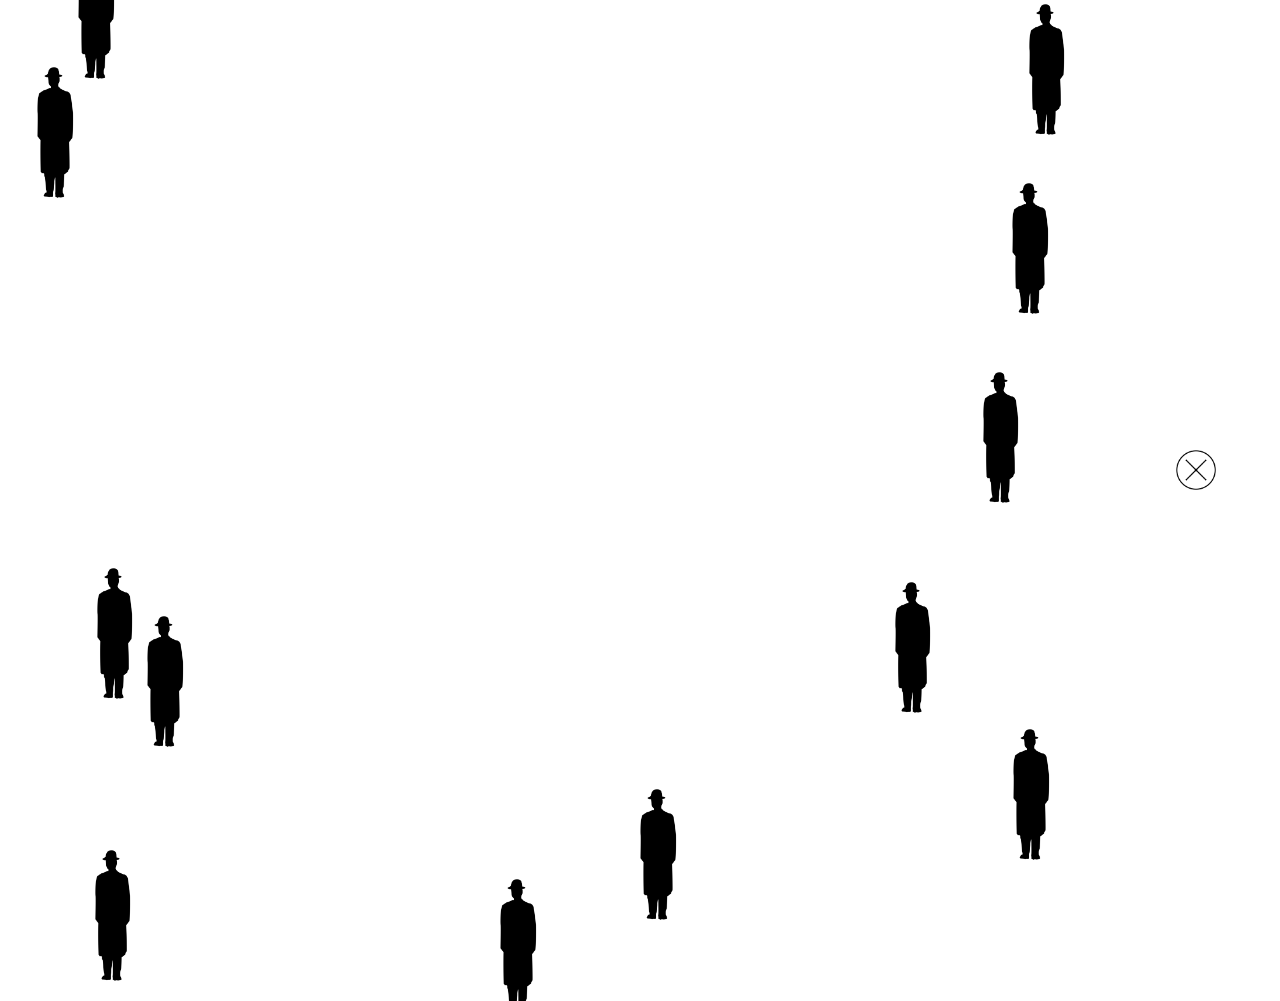
<file: 08.html>
<!DOCTYPE html>
<head>
   <title>Raining Men</title>
   <link rel="stylesheet" href="08.css">
</head>
<body>
   <div id="splash-screen">
      <img src="08direction.png" alt="Splash Screen Image">
   </div>
   <img src="man.png" class="men" style="left: 200px; top: -100px;">
   <img src="man.png" class="men" style="left: 400px; top: -100px;">
   <img src="man.png" class="men" style="left: 600px; top: -100px;">
   <img src="man.png" class="men" style="left: 800px; top: -100px;">
   <img src="man.png" class="men" style="left: 1000px; top: -100px;">
   <img src="man.png" class="men" style="left: 1200px; top: -100px;">
   <img src="man.png" class="men" style="left: 200px; top: -100px;">
   <img src="man.png" class="men" style="left: 400px; top: -100px;">
   <img src="man.png" class="men" style="left: 600px; top: -100px;">
   <img src="man.png" class="men" style="left: 800px; top: -100px;">
   <img src="man.png" class="men" style="left: 1000px; top: -100px;">
   <img src="man.png" class="men" style="left: 1200px; top: -100px;">
   <a href="index.html"><img class="home" src="homeBlack.png"></a>
   <script src="08.js"></script>
</body>
</html>
</file>
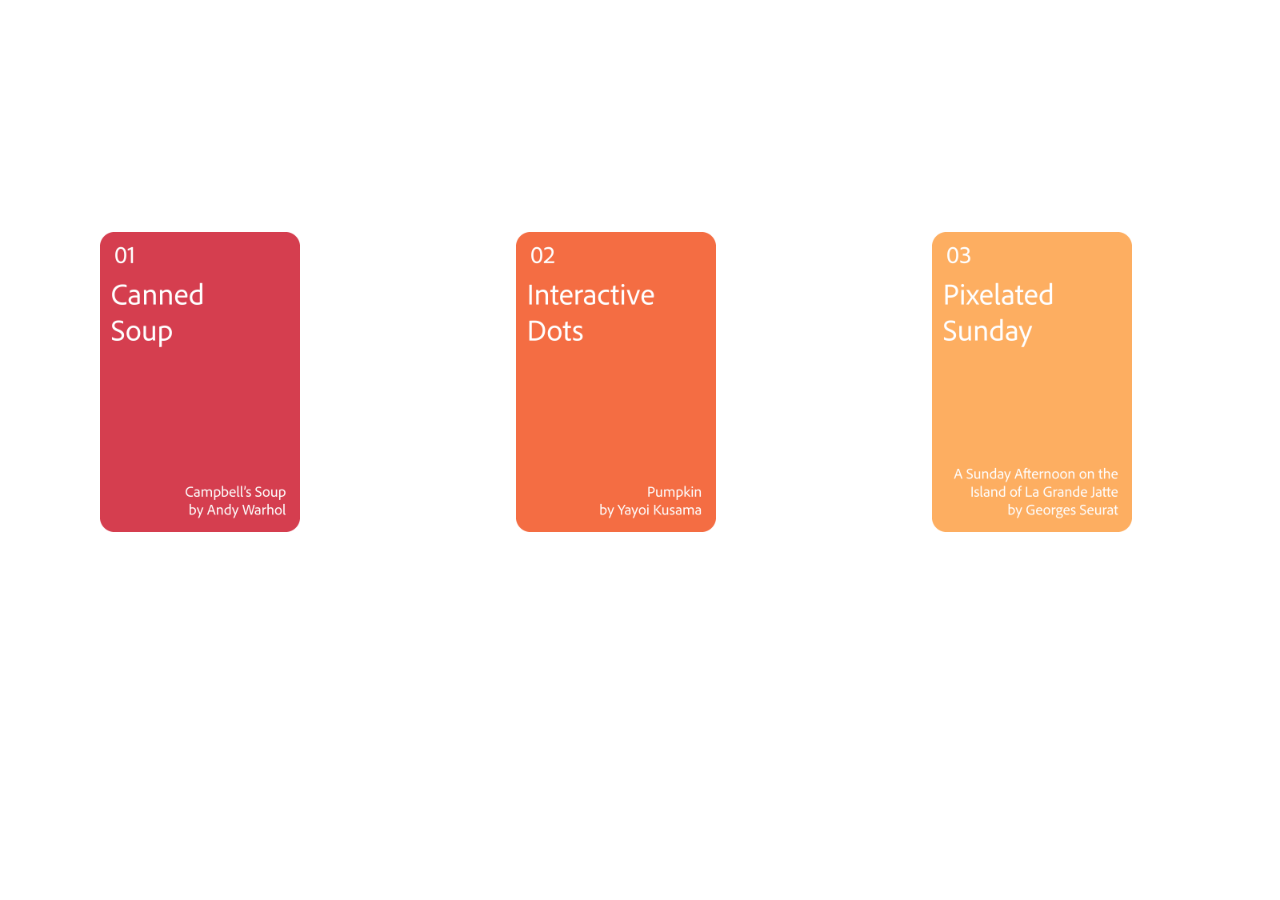
<file: gallery.html>
<!DOCTYPE html>
<html>
    <head>
        <title>Gallery</title>
        <link rel= "stylesheet" href="galleryStyle.css">
    </head>
    <body>
        <div class="scroller">
            <div class="scroller__inner">
                <a href="01.html"><img src="01.png" class="artwork"></a>
                <a href="02.html"><img src="02.png" class="artwork"></a>
                <a href="03.html"><img src="03.png" class="artwork"></a>
                <a href="04.html"><img src="04.png" class="artwork"></a>
                <a href="05.html"><img src="05.png" class="artwork"></a>
                <a href="06.html"><img src="06.png" class="artwork"></a>
                <a href="07.html"><img src="07.png" class="artwork"></a>
                <a href="08.html"><img src="08.png" class="artwork"></a>
            </div>
        </div>
        <script src="galleryScript.js"></script>
    </body>
</html>
</file>
<file: 02.css>
body {
  position: relative;
  height: 100vh;
  margin: 0;
  background-color: #f5c62e;
  overflow: hidden;
  display: flex;
  justify-content: center;
  align-items: center;
  min-height: 100vh;
}
.circle {
  border-radius: 50%;
  background-color: #15120d;
  position: absolute; 
}
.home{
  width: 40px;
  right: 5%;
  position: absolute;
  justify-content: center;
}
#splash-screen {
  position: fixed;
  top: 0;
  left: 0;
  width: 100%;
  height: 100%;
  display: flex;
  justify-content: center;
  align-items: center;
  z-index: 9999; 
  opacity: 0;
  animation: fade-in 1s forwards, fade-out 2s 2s forwards;
}
#splash-screen img {
  width: 300px;
}
@keyframes fade-in {
  0% {
    opacity: 0;
  } 100% {
    opacity: 1;
  }
}
@keyframes fade-out {
  0% {
    opacity: 1;
  } 100% {
    opacity: 0;
    visibility: hidden; 
  }
}
</file>
<file: 03.css>
body{
  margin: 0;
  padding: 0;
  display: flex;
  align-items: center;
  justify-content: center;
  min-height: 100vh;
}
#image1 {
  width: 90%;
  max-width: 100%;
  height: auto;
  align-items: center;
  justify-content: center;
  position: absolute;
}
#pixelSize {
  width: 300px;
  -webkit-appearance: none; 
  appearance: none;
  background: #ddd; 
  height: 8px; 
  border-radius: 5px;  
}
#splash-screen {
  position: fixed;
  top: 0;
  left: 0;
  width: 100%;
  height: 100%;
  display: flex;
  justify-content: center;
  align-items: center;
  z-index: 9999;
  opacity: 0;
  animation: fade-in 1s forwards, fade-out 2s 2s forwards; 
}
#splash-screen img {
  width: 300px;
}
@keyframes fade-in {
  0% {
    opacity: 0;
  } 100% {
    opacity: 1;
  }
}
@keyframes fade-out {
  0% {
    opacity: 1;
  } 100% {
    opacity: 0;
    visibility: hidden; 
  }
}
#pixelSize::-webkit-slider-thumb {
  -webkit-appearance: none;
  appearance: none;
  width: 10px;
  height: 10px;
  background: gray; 
  border-radius: 50%; 
  cursor: pointer;  
  align-items: center;
  justify-content: center;
}
#pixelSize::-webkit-slider-runnable-track {
  background: #adadad; 
  height: 10px; 
  border-radius: 5px; 
  align-items: center;
  justify-content: center;

}
/* Style the thumb for Firefox */
#pixelSize::-moz-range-thumb {
  width: 20px;
  height: 20px;
  background: #adadad; 
  border-radius: 50%;  
  cursor: pointer;
  align-items: center;
  justify-content: center;
}
/* Style the slider track for Firefox */
#pixelSize::-moz-range-track {
  background: #ddd; 
  height: 8px; 
  border-radius: 5px; 
  align-items: center;
  justify-content: center;
}
.wrapper{
  width: 800px;
  margin: 0 auto;
  display: flex;
  flex-direction: column;
  align-items: center;
  justify-content: center;
}
.home{
  width: 40px;
  right: 5%;
  position: absolute;
  justify-content: center;
}
</file>
<file: 06.css>
body {
  margin: 0;
  display: flex;
  justify-content: center;
  align-items: center;
  min-height: 100vh;
}
.home{
  width: 40px;
  right: 5%;
  position: absolute;
  justify-content: center;
}
#splash-screen {
  position: fixed;
  top: 0;
  left: 0;
  width: 100%;
  height: 100%;
  display: flex;
  justify-content: center;
  align-items: center;
  z-index: 9999;
  opacity: 0;
  animation: fade-in 1s forwards, fade-out 2s 2s forwards; 
}
#splash-screen img {
  width: 300px;
}
@keyframes fade-in {
  0% {
    opacity: 0;
  } 100% {
    opacity: 1;
  }
}
@keyframes fade-out {
  0% {
    opacity: 1;
  } 100% {
    opacity: 0;
    visibility: hidden; 
  }
}
</file>
<file: 07.css>
*{
   margin: 0;
   padding: 0;
   box-sizing: border-box;
   font-family:Impact, Haettenschweiler, 'Arial Narrow Bold', sans-serif;
   color: white;
}
body{
   display: flex;
   justify-content: center;
   align-items: center;
   min-height: 100vh;
   background-color: black;
}
div.container{
   position: relative;
}
div.clock{
   width: 550px;
   height: 550px;
   border-radius: 50%;
   display: flex;
   justify-content: center;
   align-items: center;
}
div.clock span{
   position: absolute;
   transform: rotate(calc(30deg * var(--i)));
   inset: 12px;
   text-align: center;
   pointer-events: none; 
}
div.clock span b{
   transform: rotate(calc(-30deg * var(--i)));
   display: inline-block;
   font-size: 50px;
   cursor: pointer; 
   pointer-events: all; 
}
div.clock::before{
   content: '';
   position: absolute;
   width: 8px;
   height: 8px;
   border-radius: 50%;
   background-color: white;
}
div.hand{
   position: absolute;
   display: flex;
   justify-content: center;
   align-items: flex-end;
}
div.hand i{
   position: absolute;
   background-color: var(--c1r);
   width: 2px;
   height: 150px;
   border-radius: 8px;
} 
.num.dropping {
   animation: drop 3s ease forwards;
}
@keyframes drop {
   0% {
      transform: translateY(0);
      opacity: 1;
   }
   100% {
      transform: translateY(300px);
      opacity: 0;
   }
}
.home{
   width: 40px;
   right: 5%;
   position: absolute;
   justify-content: center;
}
#splash-screen {
   position: fixed;
   top: 0;
   left: 0;
   width: 100%;
   height: 100%;
   display: flex;
   justify-content: center;
   align-items: center;
   z-index: 9999; 
   opacity: 0;
   animation: fade-in 1s forwards, fade-out 2s 2s forwards;
}
#splash-screen img {
   width: 300px;
}
@keyframes fade-in {
   0% {
      opacity: 0;
   } 100% {
      opacity: 1;
   }
}
@keyframes fade-out {
   0% {
      opacity: 1;
   } 100% {
      opacity: 0;
      visibility: hidden;
   }
}
</file>
<file: 08.css>
body {
  margin: 0;
  overflow: hidden;
  display: flex;
  justify-content: center;
  align-items: center;
  min-height: 100vh;
}
img.men {
  height: 15%;
  position: absolute;
}
.home{
  width: 40px;
  right: 5%;
  position: absolute;
  justify-content: center;
}
#splash-screen {
  position: fixed;
  top: 0;
  left: 0;
  width: 100%;
  height: 100%;
  display: flex;
  justify-content: center;
  align-items: center;
  z-index: 9999;
  opacity: 0;
  animation: fade-in 1s forwards, fade-out 2s 2s forwards;
}
#splash-screen img {
  width: 300px;
}
@keyframes fade-in {
  0% {
    opacity: 0;
  } 100% {
    opacity: 1;
  }
}
@keyframes fade-out {
  0% {
    opacity: 1;
  } 100% {
    opacity: 0;
    visibility: hidden; /* Hides the element after fading out */
  }
}
</file>
<file: galleryStyle.css>
img.artwork{
    height:300px;
    margin-top: 200px;
    margin-left: 100px;
    margin-right: 100px;
    margin-bottom: 100px;
}
img.artwork:hover{
    transform: scale(1.05,1.05);
    transition: all 0.5s ease-in-out;
}
body{
    display: flex;
    flex-direction: column;
    margin: 0;
}
.scroller {
    max-width: 100%;
}
.scroller__inner{
    padding-block: 2rem;
    display: flex;
    flex-wrap: wrap;
    gap: 1rem;
}
.scroller[data-animated=true] {
    overflow: hidden;
}
.scroller[data-animated=true] .scroller__inner {
    width: max-content;
    flex-wrap: nowrap;
    animation:
        scroll
        var(--_animation-duration, 20s)
        var(--_animation-direction, forwards)
        linear
        infinite;
}
.scroller[data-speed="fast"] {
    --_animation-duration: 5s;
}
.scroller[data-direction="right"] {
    --_animation-direction: reverse;
}
@keyframes scroll{
    to {
        transform: translate(calc(-50% - 0.5rem));
    }
}
</file>
